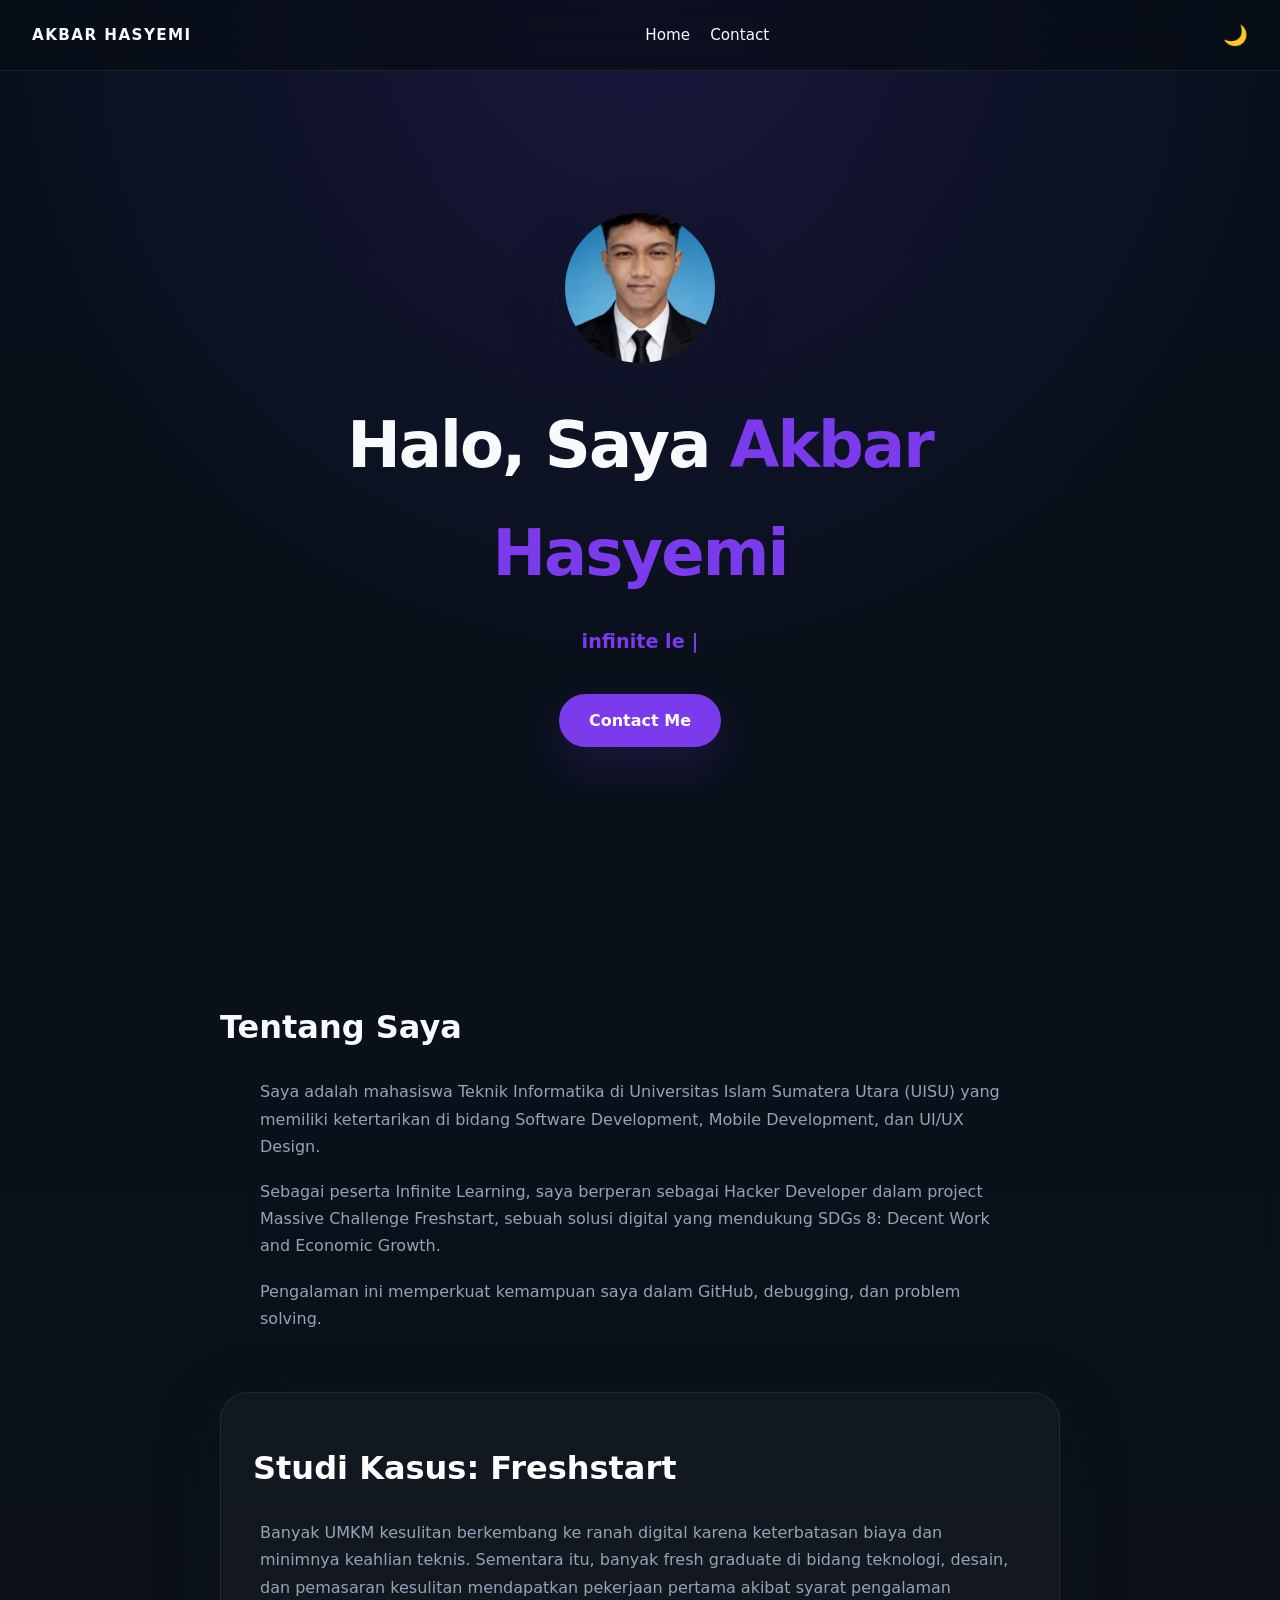
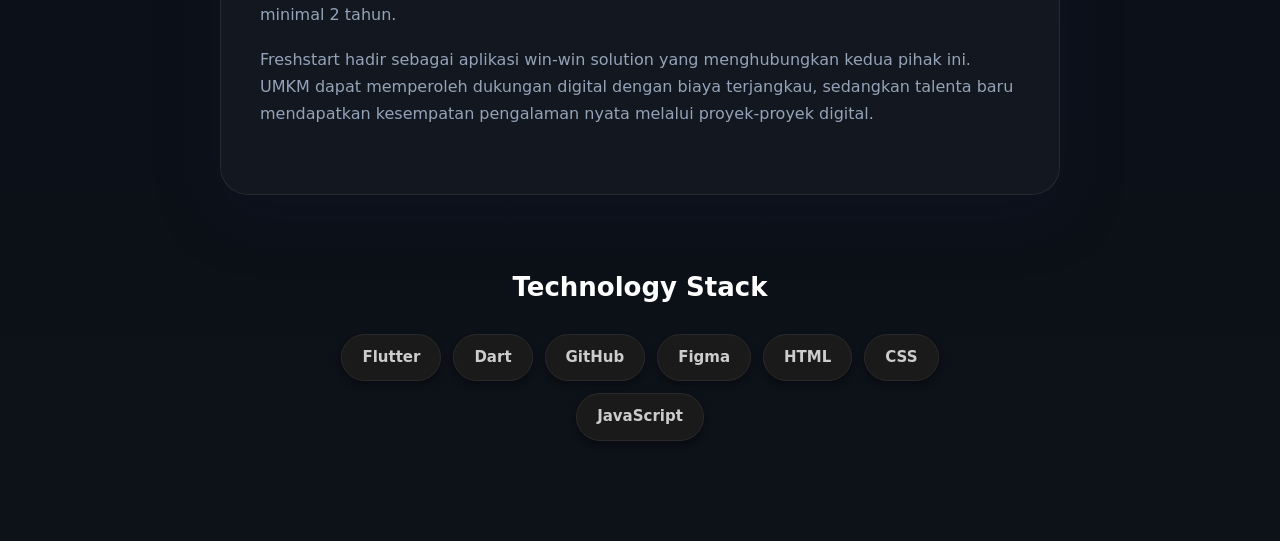
<file: index.html>
<!DOCTYPE html>
<html lang="id">
<head>
  <meta charset="UTF-8">
  <meta name="viewport" content="width=device-width, initial-scale=1.0">
  <title>Portfolio Akbar
  </title>
  <link rel="stylesheet" href="css/style.css">
</head>
<body>

<nav>
  <h2><a href="index.html">Akbar Hasyemi</a></h2>
  <ul>
    <li><a href="index.html">Home</a></li>
    <li><a href="contact.html">Contact</a></li>
  </ul>
  <button class="dark-toggle" onclick="toggleDark()">🌙</button>
</nav>

<section class="hero">
  <div class="hero-content">
    
    <div class="profile-container">
      <img src="assets/img/frofile.jpg" alt="Akbar Hasyemi" class="profile-img">
    </div>

    <h1>Halo, Saya <span>Akbar Hasyemi</span></h1>
    <div class="typing">
      <span id="typing"></span>
    </div>
    <div class="hero-buttons">
      <a href="contact.html" class="btn">Contact Me</a>
    </div>
  </div>
</section>

<section class="about">
  <div class="about-container">
    <h2 class="about-title">Tentang Saya</h2>

    <div class="about-text">
      <p>
        Saya adalah mahasiswa Teknik Informatika di Universitas Islam Sumatera Utara (UISU)
        yang memiliki ketertarikan di bidang Software Development, Mobile Development, dan UI/UX Design.
      </p>
      <p>
        Sebagai peserta Infinite Learning, saya berperan sebagai Hacker Developer dalam project Massive Challenge Freshstart,
        sebuah solusi digital yang mendukung SDGs 8: Decent Work and Economic Growth.
      </p>
      <p>
        Pengalaman ini memperkuat kemampuan saya dalam GitHub, debugging, dan problem solving.
      </p>
    </div>

    <section class="case-study">
      <h2 class="case-study-title">Studi Kasus: Freshstart</h2>
      <p>
        Banyak UMKM kesulitan berkembang ke ranah digital karena keterbatasan biaya dan minimnya keahlian teknis.
        Sementara itu, banyak fresh graduate di bidang teknologi, desain, dan pemasaran kesulitan mendapatkan pekerjaan pertama
        akibat syarat pengalaman minimal 2 tahun.
      </p>
      <p>
        Freshstart hadir sebagai aplikasi win-win solution yang menghubungkan kedua pihak ini. UMKM dapat memperoleh dukungan digital
        dengan biaya terjangkau, sedangkan talenta baru mendapatkan kesempatan pengalaman nyata melalui proyek-proyek digital.
      </p>
    </section>

    <div class="skills-section">
      <h2 class="skills-subtitle">Technology Stack</h2>
      <div class="skill-list">
        <span class="skill-badge">Flutter</span>
        <span class="skill-badge">Dart</span>
        <span class="skill-badge">GitHub</span>
        <span class="skill-badge">Figma</span>
        <span class="skill-badge">HTML</span>
        <span class="skill-badge">CSS</span>
        <span class="skill-badge">JavaScript</span>
      </div>
    </div>
  </div>
</section>

<script src="js/darkmode.js"></script>
<script src="js/main.js"></script> 
</body>
</html>
</file>
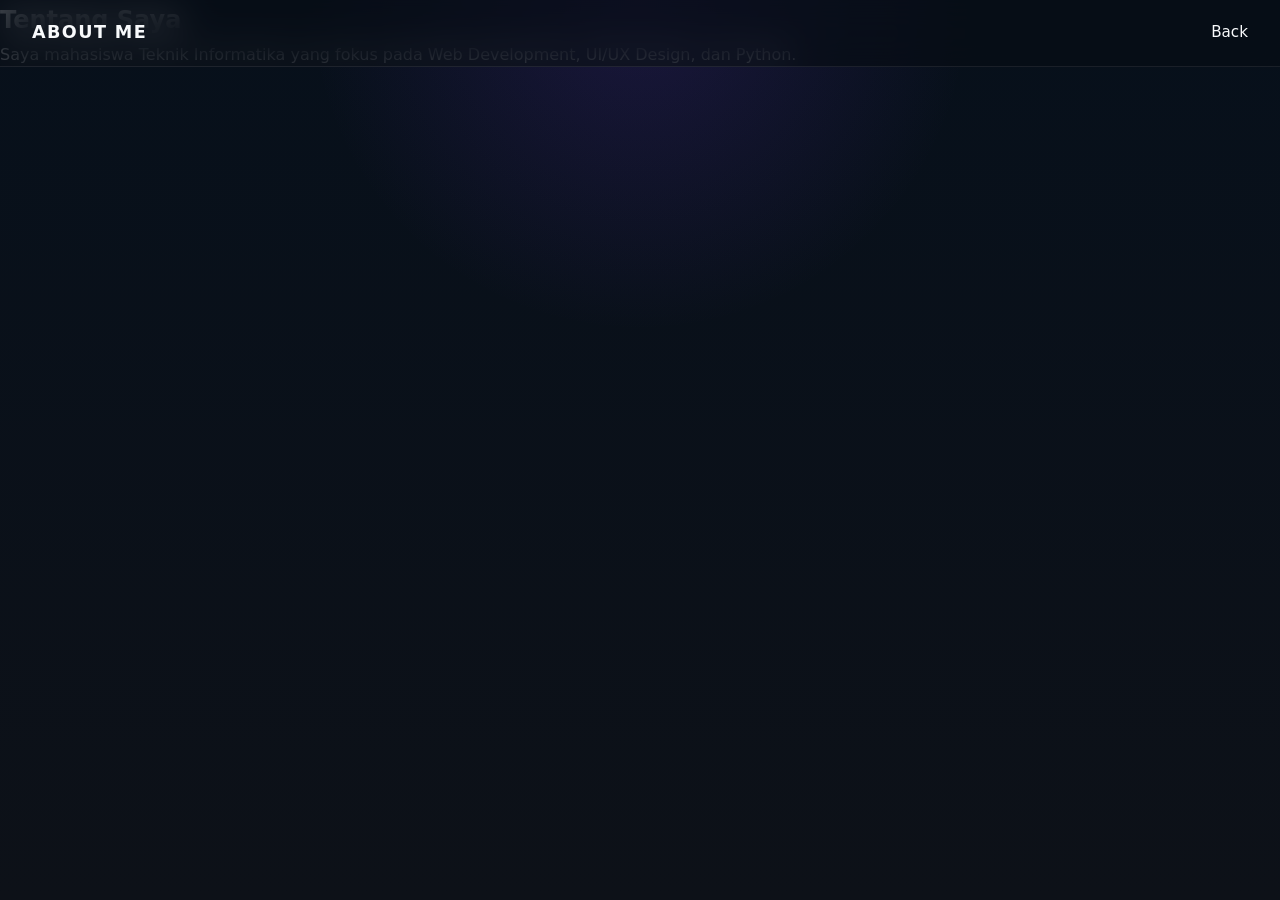
<file: about.html>
<!DOCTYPE html>
<html lang="id">
<head>
  <meta charset="UTF-8">
  <title>About</title>
  <link rel="stylesheet" href="css/style.css">
</head>

<body>

<nav>
  <h2>About Me</h2>
  <a href="index.html">Back</a>
</nav>

<section>
  <h1>Tentang Saya</h1>
  <p>
    Saya mahasiswa Teknik Informatika yang fokus pada Web Development,
    UI/UX Design, dan Python.
  </p>
</section>

<script src="js/darkmode.js"></script>
</body>
</html>
</file>
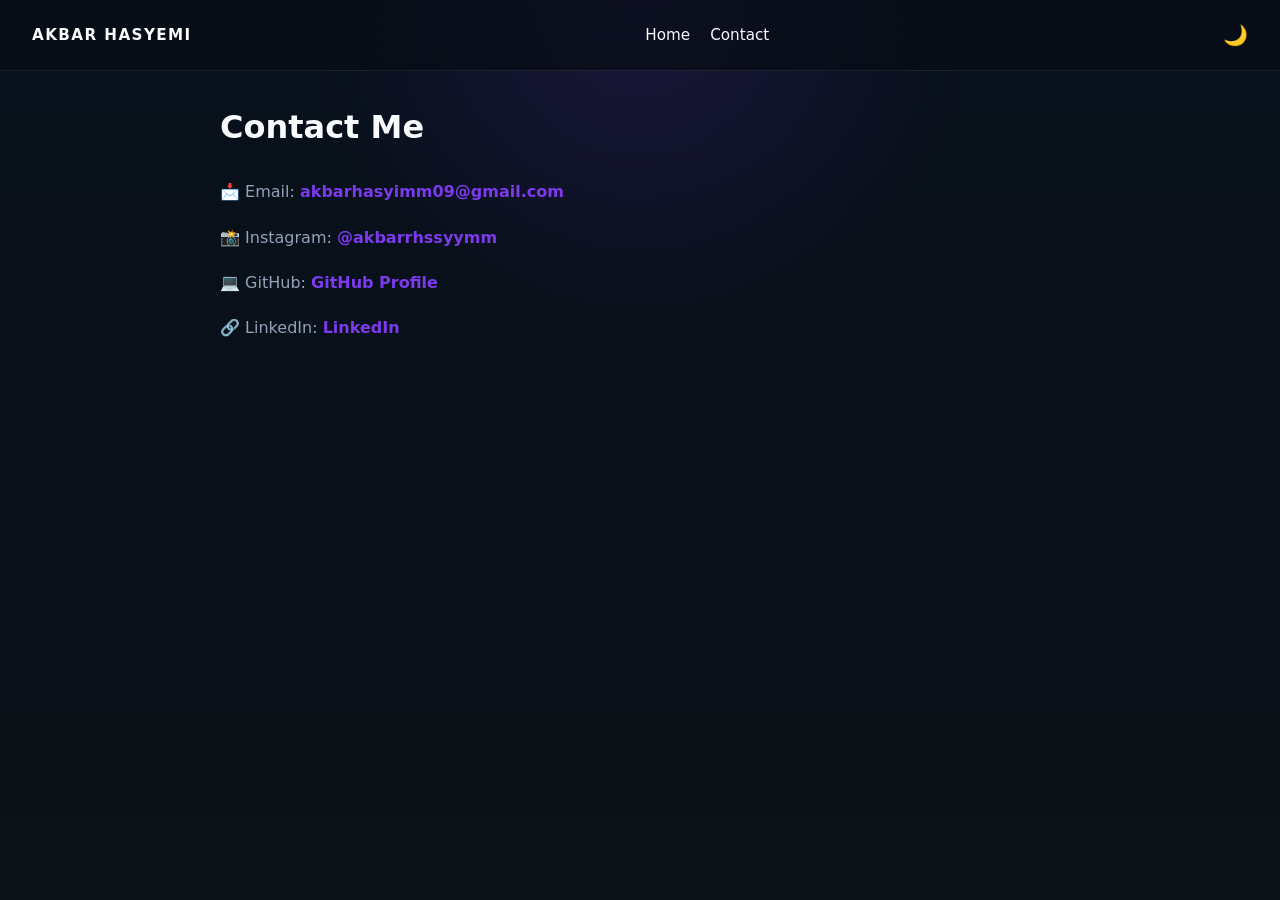
<file: contact.html>
<!DOCTYPE html>
<html lang="id">
<head>
  <meta charset="UTF-8">
  <meta name="viewport" content="width=device-width, initial-scale=1.0">
  <title>Contact - Akbar Hasyemi</title>
  <link rel="stylesheet" href="css/style.css">
</head>
<body>

<nav>
  <h2><a href="index.html">Akbar Hasyemi</a></h2>
  <ul>
    <li><a href="index.html">Home</a></li>
    <li><a href="contact.html">Contact</a></li>
  </ul>
  <button class="dark-toggle" onclick="toggleDark()">🌙</button>
</nav>

<section class="contact-page">
  <div class="contact-container">
    <h2 class="contact-title">Contact Me</h2>
    
    <ul class="contact-list">
      <li>📩 Email: <a href="mailto:akbarhasyimm09@gmail.com">akbarhasyimm09@gmail.com</a></li>
      <li>📸 Instagram: <a href="https://instagram.com/akbarrhssyymm" target="_blank">@akbarrhssyymm</a></li>
      <li>💻 GitHub: <a href="https://github.com/username_kamu" target="_blank">GitHub Profile</a></li>
      <li>🔗 LinkedIn: <a href="https://linkedin.com/in/username_kamu" target="_blank">LinkedIn</a></li>
    </ul>
  </div>
</section>

<script src="js/darkmode.js"></script>
</body>
</html>
</file>
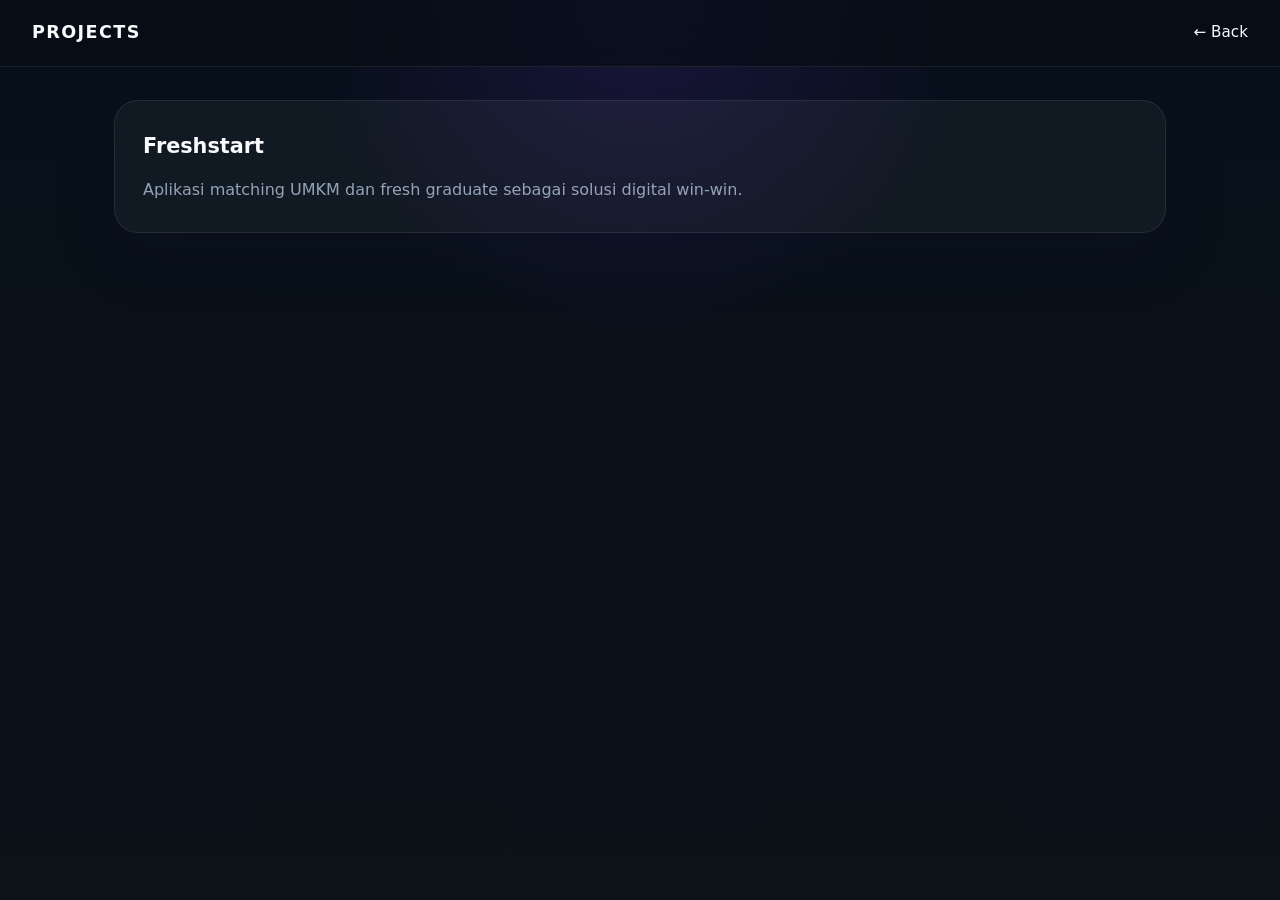
<file: projects.html>
<!DOCTYPE html>
<html lang="id">
<head>
  <meta charset="UTF-8">
  <meta name="viewport" content="width=device-width, initial-scale=1.0">
  <title>Projects</title>
  <link rel="stylesheet" href="css/style.css">
</head>
<body>

<nav>
  <h2>Projects</h2>
  <a href="index.html">← Back</a>
</nav>

<div class="projects-container">
  <section class="grid">

    <div class="card">
      <h3>Freshstart</h3>
      <p>Aplikasi matching UMKM dan fresh graduate sebagai solusi digital win-win.</p>
    </div>

  </section>
</div>

<script src="js/darkmode.js"></script>
</body>
</html>
</file>
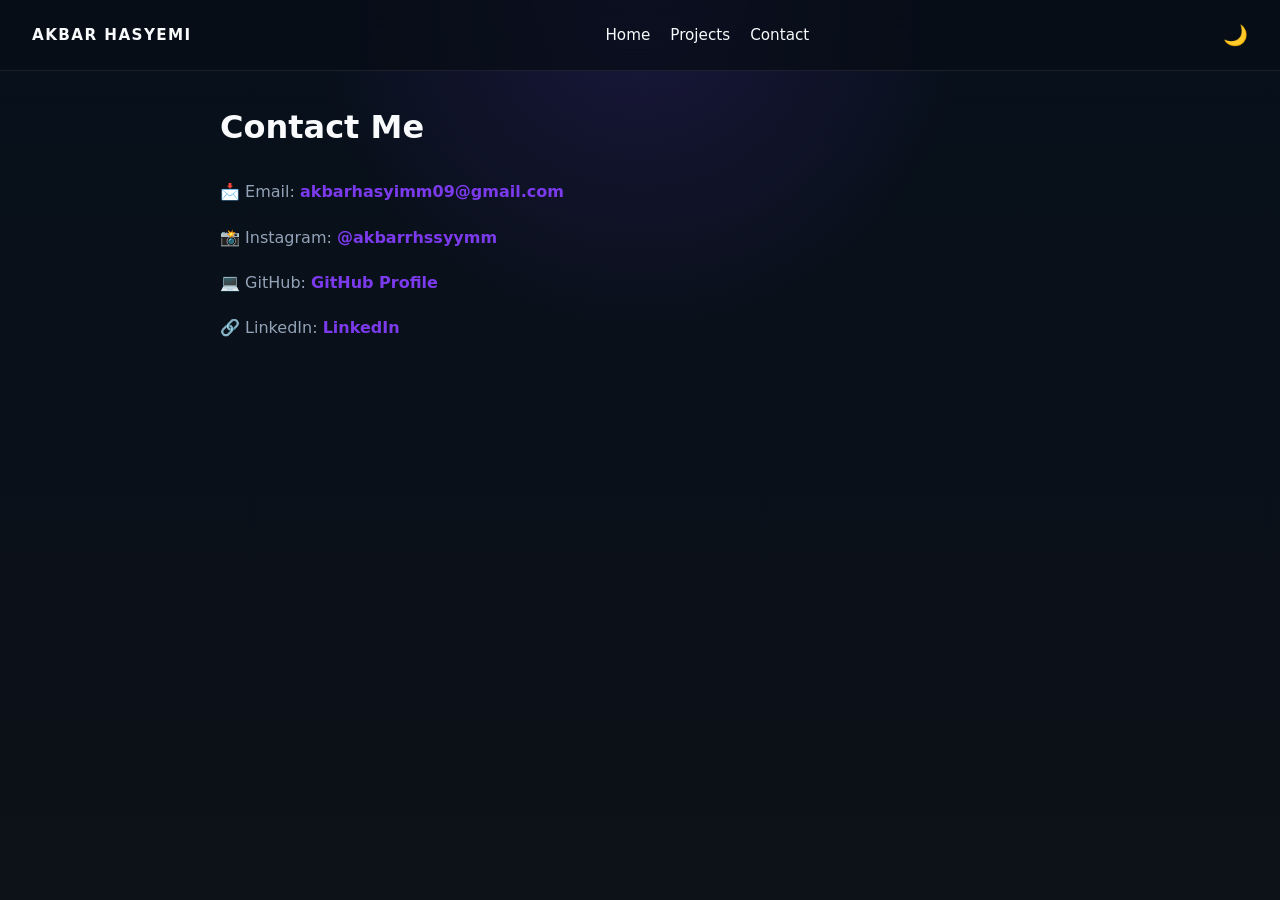
<file: potofolio/contact.html>
<!DOCTYPE html>
<html lang="id">
<head>
  <meta charset="UTF-8">
  <meta name="viewport" content="width=device-width, initial-scale=1.0">
  <title>Contact - Akbar Hasyemi</title>
  <link rel="stylesheet" href="css/style.css">
</head>
<body>

<nav>
  <h2><a href="index.html">Akbar Hasyemi</a></h2>
  <ul>
    <li><a href="index.html">Home</a></li>
    <li><a href="projects.html">Projects</a></li>
    <li><a href="contact.html">Contact</a></li>
  </ul>
  <button class="dark-toggle" onclick="toggleDark()">🌙</button>
</nav>

<section class="contact-page">
  <div class="contact-container">
    <h2 class="contact-title">Contact Me</h2>
    
    <ul class="contact-list">
      <li>📩 Email: <a href="mailto:akbarhasyimm09@gmail.com">akbarhasyimm09@gmail.com</a></li>
      <li>📸 Instagram: <a href="https://instagram.com/akbarrhssyymm" target="_blank">@akbarrhssyymm</a></li>
      <li>💻 GitHub: <a href="https://github.com/username_kamu" target="_blank">GitHub Profile</a></li>
      <li>🔗 LinkedIn: <a href="https://linkedin.com/in/username_kamu" target="_blank">LinkedIn</a></li>
    </ul>
  </div>
</section>

<script src="js/darkmode.js"></script>
</body>
</html>
</file>
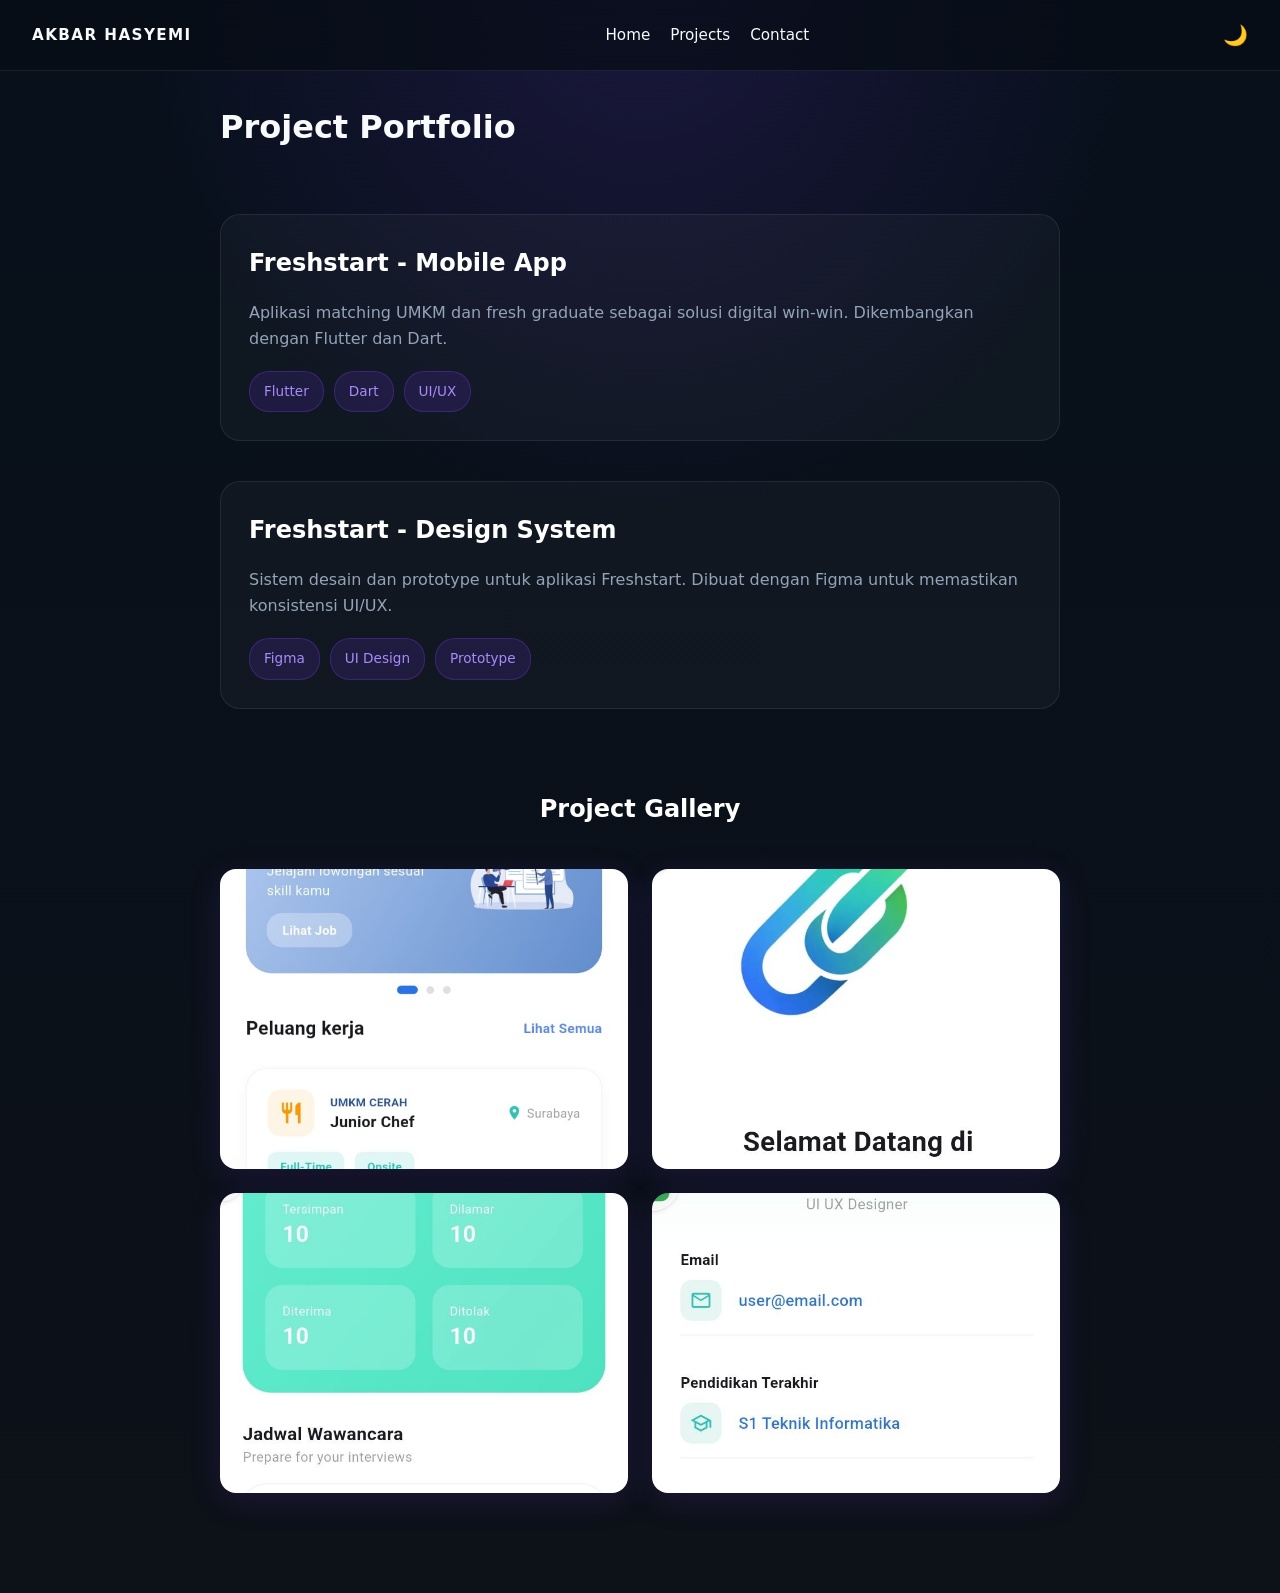
<file: potofolio/projects.html>
<!DOCTYPE html>
<html lang="id">
<head>
  <meta charset="UTF-8">
  <meta name="viewport" content="width=device-width, initial-scale=1.0">
  <title>Projects</title>
  <link rel="stylesheet" href="css/style.css">
</head>
<body>

<nav>
  <h2><a href="index.html">Akbar Hasyemi</a></h2>
  <ul>
    <li><a href="index.html">Home</a></li>
    <li><a href="projects.html">Projects</a></li>
    <li><a href="contact.html">Contact</a></li>
  </ul>
  <button class="dark-toggle" onclick="toggleDark()">🌙</button>
</nav>

<section class="about">
  <div class="about-container">
    <h2 class="about-title">Project Portfolio</h2>
    
    <div class="projects-showcase">
      <div class="project-card">
        <div class="project-info">
          <h3>Freshstart - Mobile App</h3>
          <p>Aplikasi matching UMKM dan fresh graduate sebagai solusi digital win-win. Dikembangkan dengan Flutter dan Dart.</p>
          <div class="project-tags">
            <span class="tag">Flutter</span>
            <span class="tag">Dart</span>
            <span class="tag">UI/UX</span>
          </div>
        </div>
      </div>

      <div class="project-card">
        <div class="project-info">
          <h3>Freshstart - Design System</h3>
          <p>Sistem desain dan prototype untuk aplikasi Freshstart. Dibuat dengan Figma untuk memastikan konsistensi UI/UX.</p>
          <div class="project-tags">
            <span class="tag">Figma</span>
            <span class="tag">UI Design</span>
            <span class="tag">Prototype</span>
          </div>
        </div>
      </div>
    </div>

    <div class="project-gallery">
      <h3 class="gallery-title">Project Gallery</h3>
      <div class="gallery-grid">
        <div class="gallery-item">
          <img src="assets/img/foto1.jpg" alt="Gallery Foto 1">
        </div>
        <div class="gallery-item">
          <img src="assets/img/foto2.jpg" alt="Gallery Foto 2">
        </div>
        <div class="gallery-item">
          <img src="assets/img/foto3.jpg" alt="Gallery Foto 3">
        </div>
        <div class="gallery-item">
          <img src="assets/img/foto4.jpg" alt="Gallery Foto 4">
        </div>
      </div>
    </div>
  </div>
</section>

<script src="js/darkmode.js"></script>
</body>
</html>
</file>
<file: css/style.css>
/* ========================================== */
/* 1. GLOBAL STYLES                           */
/* ========================================== */
:root {
  --bg: #0d1118;
  --surface: rgba(15, 23, 42, 0.92);
  --surface-soft: rgba(255, 255, 255, 0.04);
  --text: #f8fafc;
  --muted: #94a3b8;
  --primary: #7c3aed;
  --primary-soft: rgba(124, 58, 237, 0.18);
  --border: rgba(148, 163, 184, 0.2);
  --shadow: 0 18px 60px rgba(15, 23, 42, 0.35);
}

* {
  box-sizing: border-box;
  margin: 0;
  padding: 0;
}

body {
  font-family: Inter, system-ui, -apple-system, BlinkMacSystemFont, "Segoe UI", sans-serif;
  background: radial-gradient(circle at top, rgba(124, 58, 237, 0.16), transparent 30%),
              linear-gradient(180deg, #07101b 0%, #0d1118 100%);
  color: var(--text);
  min-height: 100vh;
  overflow-x: hidden;
  line-height: 1.7;
}

img {
  max-width: 100%;
  display: block;
}

a {
  color: inherit;
  text-decoration: none;
}

button,
input,
textarea {
  font: inherit;
}

body.light {
  background: #f7f8fb;
  color: #1f2937;
}

body.light nav {
  background: rgba(255, 255, 255, 0.92);
}

body.light .dark-toggle {
  color: #1f2937;
}

/* ========================================== */
/* 2. NAVBAR STYLES                           */
/* ========================================== */
nav {
  position: fixed;
  inset: 0 0 auto 0;
  z-index: 1000;
  display: flex;
  justify-content: space-between;
  align-items: center;
  gap: 1rem;
  padding: 18px 32px;
  background: rgba(8, 13, 21, 0.72);
  backdrop-filter: blur(18px);
  border-bottom: 1px solid rgba(255, 255, 255, 0.08);
}

body.light nav {
  background: rgba(255, 255, 255, 0.9);
  border-bottom-color: rgba(15, 23, 42, 0.08);
}

nav h2 {
  font-size: 1.1rem;
  letter-spacing: 0.08em;
  text-transform: uppercase;
  font-weight: 700;
}

nav h2 a {
  color: inherit;
}

nav ul {
  display: flex;
  gap: 20px;
  list-style: none;
}

nav a {
  color: var(--text);
  font-size: 0.95rem;
  transition: color 0.2s ease;
}

nav a:hover {
  color: var(--primary);
}

.dark-toggle {
  border: none;
  background: transparent;
  color: var(--text);
  font-size: 1.2rem;
  cursor: pointer;
}

/* ========================================== */
/* 3. HERO SECTION STYLES                     */
/* ========================================== */
.hero {
  min-height: 100vh;
  display: grid;
  place-items: center;
  padding: 0 24px;
  text-align: center;
}

.hero-content {
  max-width: 700px;
  width: 100%;
  padding: 140px 0 80px;
}

.profile-container {
  margin: 0 auto 28px;
  width: 150px;
  height: 150px;
  border-radius: 50%;
  overflow: hidden;
  box-shadow: 0 26px 60px rgba(15, 23, 42, 0.32);
}

.profile-img {
  width: 100%;
  height: 100%;
  object-fit: cover;
}

.hero h1 {
  font-size: clamp(2.8rem, 5vw, 4.4rem);
  margin-bottom: 18px;
  letter-spacing: -0.03em;
}

.hero span {
  color: var(--primary);
}

.typing {
  color: var(--primary);
  font-size: 1.2rem;
  min-height: 38px;
  margin-bottom: 30px;
  font-weight: 600;
}

.typing::after {
  content: "|";
  animation: blink 0.8s infinite;
}

@keyframes blink {
  50% { opacity: 0; }
}

.hero-buttons {
  display: flex;
  justify-content: center;
  gap: 16px;
  flex-wrap: wrap;
}

.btn {
  display: inline-flex;
  align-items: center;
  justify-content: center;
  gap: 0.5rem;
  padding: 13px 30px;
  background: var(--primary);
  color: #fff;
  border-radius: 999px;
  font-weight: 700;
  transition: transform 0.25s ease, box-shadow 0.25s ease, background 0.25s ease;
  box-shadow: 0 18px 45px rgba(124, 58, 237, 0.18);
}

.btn:hover {
  transform: translateY(-2px);
  background: #5b21b6;
}

/* ========================================== */
/* 4. SECTION CARDS                           */
/* ========================================== */
section {
  width: 100%;
}

.about,
.case-study,
.projects-container,
.contact-page {
  padding: 100px 24px;
}

.about-container,
.contact-container {
  max-width: 840px;
  margin: 0 auto;
}

.about-title,
.case-study-title,
.contact-title {
  font-size: clamp(2rem, 2.5vw, 2.8rem);
  margin-bottom: 24px;
}

.about-text p,
.case-study p {
  max-width: 760px;
  margin: 0 auto 18px;
  color: var(--muted);
  font-size: 1rem;
}

.case-study {
  background: rgba(255, 255, 255, 0.03);
  border: 1px solid rgba(255, 255, 255, 0.08);
  border-radius: 28px;
  box-shadow: var(--shadow);
  padding: 48px 32px;
  margin: 60px auto 0;
  max-width: 860px;
}

.case-study-title {
  color: #fff;
}

.skills-section {
  margin-top: 60px;
  text-align: center;
}

.skills-subtitle {
  font-size: 1.3rem;
  margin-bottom: 18px;
  color: #e2e8f0;
}

.skill-list {
  display: inline-flex;
  flex-wrap: wrap;
  gap: 12px;
  justify-content: center;
}

.skill-badge {
  padding: 10px 16px;
  background: rgba(255, 255, 255, 0.05);
  border: 1px solid rgba(255, 255, 255, 0.1);
  border-radius: 999px;
  color: #e2e8f0;
  font-size: 0.95rem;
}

/* ========================================== */
/* 5. PROJECTS SECTION                         */
/* ========================================== */
.projects-container {
  max-width: 1100px;
  margin: 0 auto;
}

.grid {
  display: grid;
  gap: 24px;
  grid-template-columns: repeat(auto-fit, minmax(260px, 1fr));
}

.card {
  padding: 28px;
  background: rgba(255, 255, 255, 0.04);
  border: 1px solid rgba(255, 255, 255, 0.08);
  border-radius: 24px;
  box-shadow: 0 20px 60px rgba(15, 23, 42, 0.18);
  transition: transform 0.3s ease, border-color 0.3s ease;
}

.card:hover {
  transform: translateY(-4px);
  border-color: rgba(124, 58, 237, 0.32);
}

.card h3 {
  font-size: 1.3rem;
  margin-bottom: 12px;
}

.card p {
  color: var(--muted);
}

/* ========================================== */
/* 6. CONTACT PAGE STYLES                     */
/* ========================================== */
.contact-page {
  padding-bottom: 120px;
}

.contact-list {
  list-style: none;
  display: inline-grid;
  gap: 18px;
  padding: 0;
  max-width: 520px;
  margin: 0 auto;
}

.contact-list li {
  color: var(--muted);
  font-size: 1rem;
}

.contact-list a {
  color: var(--primary);
  font-weight: 700;
}

.contact-list a:hover {
  color: #a78bfa;
}

/* ========================================== */
/* 7. RESPONSIVE ADJUSTMENTS                   */
/* ========================================== */
@media (max-width: 760px) {
  nav {
    padding: 18px 20px;
  }

  .hero-content {
    padding-top: 110px;
  }

  .about,
  .case-study,
  .projects-container,
  .contact-page {
    padding: 80px 18px;
  }
}

body.light .contact-list a {
  color: #574eff;
}

/* ========================================== */
/* 6. MISC COMPONENTS                         */
/* ========================================== */
.dark-toggle {
  background: none;
  border: none;
  color: white;
  cursor: pointer;
  font-size: 20px;
}

/* ========================================== */
/* 7. TECHNOLOGY STACK STYLES                 */
/* ========================================== */
.skills-section {
  margin-top: 50px;
  padding-top: 20px;
}

.skills-subtitle {
  font-size: 26px;
  margin-bottom: 25px;
  color: #ffffff;
}

.skill-list {
  display: flex;
  flex-wrap: wrap;
  justify-content: center;
  gap: 12px;
  max-width: 700px;
  margin: 0 auto;
}

.skill-badge {
  background: #1a1a1a;
  color: #cccccc;
  padding: 10px 20px;
  font-size: 15px;
  font-weight: 600;
  border-radius: 30px;
  border: 1px solid #2a2a2a;
  transition: all 0.3s cubic-bezier(0.25, 0.8, 0.25, 1);
  cursor: default;
  box-shadow: 0 4px 6px rgba(0, 0, 0, 0.3);
}

.skill-badge:hover {
  transform: translateY(-4px);
  background: #6c63ff;
  color: #ffffff;
  border-color: #6c63ff;
  box-shadow: 0 8px 15px rgba(108, 99, 255, 0.4);
}

body.light .skills-subtitle {
  color: #111111;
}

body.light .skill-badge {
  background: #f5f5f7;
  color: #444444;
  border-color: #e5e5e7;
  box-shadow: 0 4px 6px rgba(0, 0, 0, 0.05);
}

body.light .skill-badge:hover {
  background: #6c63ff;
  color: #ffffff;
  border-color: #6c63ff;
  box-shadow: 0 8px 15px rgba(108, 99, 255, 0.3);
}
</file>
<file: potofolio/css/style.css>
/* ========================================== */
/* 1. GLOBAL STYLES                           */
/* ========================================== */
:root {
  --bg: #0d1118;
  --surface: rgba(15, 23, 42, 0.92);
  --surface-soft: rgba(255, 255, 255, 0.04);
  --text: #f8fafc;
  --muted: #94a3b8;
  --primary: #7c3aed;
  --primary-soft: rgba(124, 58, 237, 0.18);
  --border: rgba(148, 163, 184, 0.2);
  --shadow: 0 18px 60px rgba(15, 23, 42, 0.35);
}

* {
  box-sizing: border-box;
  margin: 0;
  padding: 0;
}

body {
  font-family: Inter, system-ui, -apple-system, BlinkMacSystemFont, "Segoe UI", sans-serif;
  background: radial-gradient(circle at top, rgba(124, 58, 237, 0.16), transparent 30%),
              linear-gradient(180deg, #07101b 0%, #0d1118 100%);
  color: var(--text);
  min-height: 100vh;
  overflow-x: hidden;
  line-height: 1.7;
}

img {
  max-width: 100%;
  display: block;
}

a {
  color: inherit;
  text-decoration: none;
}

button,
input,
textarea {
  font: inherit;
}

body.light {
  background: #f7f8fb;
  color: #1f2937;
}

body.light nav {
  background: rgba(255, 255, 255, 0.92);
}

body.light .dark-toggle {
  color: #1f2937;
}

/* ========================================== */
/* 2. NAVBAR STYLES                           */
/* ========================================== */
nav {
  position: fixed;
  inset: 0 0 auto 0;
  z-index: 1000;
  display: flex;
  justify-content: space-between;
  align-items: center;
  gap: 1rem;
  padding: 18px 32px;
  background: rgba(8, 13, 21, 0.72);
  backdrop-filter: blur(18px);
  border-bottom: 1px solid rgba(255, 255, 255, 0.08);
}

body.light nav {
  background: rgba(255, 255, 255, 0.9);
  border-bottom-color: rgba(15, 23, 42, 0.08);
}

nav h2 {
  font-size: 1.1rem;
  letter-spacing: 0.08em;
  text-transform: uppercase;
  font-weight: 700;
}

nav h2 a {
  color: inherit;
}

nav ul {
  display: flex;
  gap: 20px;
  list-style: none;
}

nav a {
  color: var(--text);
  font-size: 0.95rem;
  transition: color 0.2s ease;
}

nav a:hover {
  color: var(--primary);
}

.dark-toggle {
  border: none;
  background: transparent;
  color: var(--text);
  font-size: 1.2rem;
  cursor: pointer;
}

/* ========================================== */
/* 3. HERO SECTION STYLES                     */
/* ========================================== */
.hero {
  min-height: 100vh;
  display: grid;
  place-items: center;
  padding: 0 24px;
  text-align: center;
}

.hero-content {
  max-width: 700px;
  width: 100%;
  padding: 140px 0 80px;
}

.profile-container {
  margin: 0 auto 28px;
  width: 150px;
  height: 150px;
  border-radius: 50%;
  overflow: hidden;
  box-shadow: 0 26px 60px rgba(15, 23, 42, 0.32);
}

.profile-img {
  width: 100%;
  height: 100%;
  object-fit: cover;
}

.hero h1 {
  font-size: clamp(2.8rem, 5vw, 4.4rem);
  margin-bottom: 18px;
  letter-spacing: -0.03em;
}

.hero span {
  color: var(--primary);
}

.typing {
  color: var(--primary);
  font-size: 1.2rem;
  min-height: 38px;
  margin-bottom: 30px;
  font-weight: 600;
}

.typing::after {
  content: "|";
  animation: blink 0.8s infinite;
}

@keyframes blink {
  50% { opacity: 0; }
}

.hero-buttons {
  display: flex;
  justify-content: center;
  gap: 16px;
  flex-wrap: wrap;
}

.btn {
  display: inline-flex;
  align-items: center;
  justify-content: center;
  gap: 0.5rem;
  padding: 13px 30px;
  background: var(--primary);
  color: #fff;
  border-radius: 999px;
  font-weight: 700;
  transition: transform 0.25s ease, box-shadow 0.25s ease, background 0.25s ease;
  box-shadow: 0 18px 45px rgba(124, 58, 237, 0.18);
}

.btn:hover {
  transform: translateY(-2px);
  background: #5b21b6;
}

/* ========================================== */
/* 4. SECTION CARDS                           */
/* ========================================== */
section {
  width: 100%;
}

.about,
.case-study,
.projects-container,
.contact-page {
  padding: 100px 24px;
}

.about-container,
.contact-container {
  max-width: 840px;
  margin: 0 auto;
}

.about-title,
.case-study-title,
.contact-title {
  font-size: clamp(2rem, 2.5vw, 2.8rem);
  margin-bottom: 24px;
}

.about-text p,
.case-study p {
  max-width: 760px;
  margin: 0 auto 18px;
  color: var(--muted);
  font-size: 1rem;
}

.case-study {
  background: rgba(255, 255, 255, 0.03);
  border: 1px solid rgba(255, 255, 255, 0.08);
  border-radius: 28px;
  box-shadow: var(--shadow);
  padding: 48px 32px;
  margin: 60px auto 0;
  max-width: 860px;
}

.case-study-title {
  color: #fff;
}

.case-study-img {
  width: 100%;
  max-width: 700px;
  height: auto;
  margin: 28px auto;
  border-radius: 16px;
  display: block;
  box-shadow: 0 8px 32px rgba(124, 58, 237, 0.2);
  transition: transform 0.3s ease;
}

.case-study-img:hover {
  transform: scale(1.02);
}

.case-study-gallery {
  display: grid;
  grid-template-columns: repeat(auto-fit, minmax(250px, 1fr));
  gap: 20px;
  margin: 40px auto;
  max-width: 900px;
}

.case-study-img-gallery {
  width: 100%;
  height: auto;
  border-radius: 12px;
  box-shadow: 0 8px 32px rgba(124, 58, 237, 0.15);
  transition: transform 0.3s ease, box-shadow 0.3s ease;
  object-fit: cover;
}

.case-study-img-gallery:hover {
  transform: translateY(-5px);
  box-shadow: 0 12px 40px rgba(124, 58, 237, 0.25);
}

/* ========================================== */
/* 5. PROJECTS SHOWCASE                       */
/* ========================================== */
.projects-showcase {
  display: flex;
  flex-direction: column;
  gap: 40px;
  margin: 60px 0;
}

.project-card {
  display: grid;
  grid-template-columns: 1fr;
  gap: 20px;
  align-items: start;
  background: rgba(255, 255, 255, 0.03);
  border: 1px solid rgba(255, 255, 255, 0.08);
  border-radius: 20px;
  padding: 28px;
  transition: transform 0.3s ease, box-shadow 0.3s ease;
}

.project-card:hover {
  transform: translateY(-5px);
  box-shadow: 0 12px 40px rgba(124, 58, 237, 0.2);
}

.project-image {
  display: none;
}

.project-info h3 {
  font-size: 1.5rem;
  margin-bottom: 16px;
  color: #fff;
}

.project-info p {
  color: var(--muted);
  margin-bottom: 20px;
  line-height: 1.6;
}

.project-tags {
  display: flex;
  flex-wrap: wrap;
  gap: 10px;
}

.tag {
  padding: 8px 14px;
  background: rgba(124, 58, 237, 0.15);
  border: 1px solid rgba(124, 58, 237, 0.3);
  border-radius: 20px;
  font-size: 0.85rem;
  color: #a78bfa;
  display: inline-block;
}

.project-gallery {
  margin-top: 80px;
}

.gallery-title {
  font-size: 1.5rem;
  text-align: center;
  margin-bottom: 40px;
  color: #fff;
}

.gallery-grid {
  display: grid;
  grid-template-columns: repeat(auto-fit, minmax(280px, 1fr));
  gap: 24px;
  max-width: 1200px;
  margin: 0 auto;
}

.gallery-item {
  position: relative;
  overflow: hidden;
  border-radius: 16px;
  box-shadow: 0 8px 32px rgba(124, 58, 237, 0.15);
  transition: transform 0.3s ease, box-shadow 0.3s ease;
}

.gallery-item img {
  width: 100%;
  height: 300px;
  object-fit: cover;
  display: block;
  transition: transform 0.3s ease;
}

.gallery-item:hover {
  transform: translateY(-8px);
  box-shadow: 0 12px 40px rgba(124, 58, 237, 0.3);
}

.gallery-item:hover img {
  transform: scale(1.08);
}

.skills-section {
  margin-top: 60px;
  text-align: center;
}

.skills-subtitle {
  font-size: 1.3rem;
  margin-bottom: 18px;
  color: #e2e8f0;
}

.skill-list {
  display: inline-flex;
  flex-wrap: wrap;
  gap: 12px;
  justify-content: center;
}

.skill-badge {
  padding: 10px 16px;
  background: rgba(255, 255, 255, 0.05);
  border: 1px solid rgba(255, 255, 255, 0.1);
  border-radius: 999px;
  color: #e2e8f0;
  font-size: 0.95rem;
}

/* ========================================== */
/* 5. PROJECTS SECTION                         */
/* ========================================== */
.projects-container {
  max-width: 1100px;
  margin: 0 auto;
}

.grid {
  display: grid;
  gap: 24px;
  grid-template-columns: repeat(auto-fit, minmax(260px, 1fr));
}

.card {
  padding: 28px;
  background: rgba(255, 255, 255, 0.04);
  border: 1px solid rgba(255, 255, 255, 0.08);
  border-radius: 24px;
  box-shadow: 0 20px 60px rgba(15, 23, 42, 0.18);
  transition: transform 0.3s ease, border-color 0.3s ease;
}

.card:hover {
  transform: translateY(-4px);
  border-color: rgba(124, 58, 237, 0.32);
}

.card h3 {
  font-size: 1.3rem;
  margin-bottom: 12px;
}

.card p {
  color: var(--muted);
}

/* ========================================== */
/* 6. CONTACT PAGE STYLES                     */
/* ========================================== */
.contact-page {
  padding-bottom: 120px;
}

.contact-list {
  list-style: none;
  display: inline-grid;
  gap: 18px;
  padding: 0;
  max-width: 520px;
  margin: 0 auto;
}

.contact-list li {
  color: var(--muted);
  font-size: 1rem;
}

.contact-list a {
  color: var(--primary);
  font-weight: 700;
}

.contact-list a:hover {
  color: #a78bfa;
}

/* ========================================== */
/* 7. RESPONSIVE ADJUSTMENTS                   */
/* ========================================== */
@media (max-width: 760px) {
  nav {
    padding: 18px 20px;
  }

  .hero-content {
    padding-top: 110px;
  }

  .about,
  .case-study,
  .projects-container,
  .contact-page {
    padding: 80px 18px;
  }

  .project-card {
    grid-template-columns: 1fr;
    gap: 24px;
    padding: 24px;
  }

  .project-info h3 {
    font-size: 1.2rem;
  }

  .gallery-item img {
    height: 200px;
  }
}

body.light .contact-list a {
  color: #574eff;
}

/* ========================================== */
/* 6. MISC COMPONENTS                         */
/* ========================================== */
.dark-toggle {
  background: none;
  border: none;
  color: white;
  cursor: pointer;
  font-size: 20px;
}

/* ========================================== */
/* 7. TECHNOLOGY STACK STYLES                 */
/* ========================================== */
.skills-section {
  margin-top: 50px;
  padding-top: 20px;
}

.skills-subtitle {
  font-size: 26px;
  margin-bottom: 25px;
  color: #ffffff;
}

.skill-list {
  display: flex;
  flex-wrap: wrap;
  justify-content: center;
  gap: 12px;
  max-width: 700px;
  margin: 0 auto;
}

.skill-badge {
  background: #1a1a1a;
  color: #cccccc;
  padding: 10px 20px;
  font-size: 15px;
  font-weight: 600;
  border-radius: 30px;
  border: 1px solid #2a2a2a;
  transition: all 0.3s cubic-bezier(0.25, 0.8, 0.25, 1);
  cursor: default;
  box-shadow: 0 4px 6px rgba(0, 0, 0, 0.3);
}

.skill-badge:hover {
  transform: translateY(-4px);
  background: #6c63ff;
  color: #ffffff;
  border-color: #6c63ff;
  box-shadow: 0 8px 15px rgba(108, 99, 255, 0.4);
}

body.light .skills-subtitle {
  color: #111111;
}

body.light .skill-badge {
  background: #f5f5f7;
  color: #444444;
  border-color: #e5e5e7;
  box-shadow: 0 4px 6px rgba(0, 0, 0, 0.05);
}

body.light .skill-badge:hover {
  background: #6c63ff;
  color: #ffffff;
  border-color: #6c63ff;
  box-shadow: 0 8px 15px rgba(108, 99, 255, 0.3);
}
</file>
